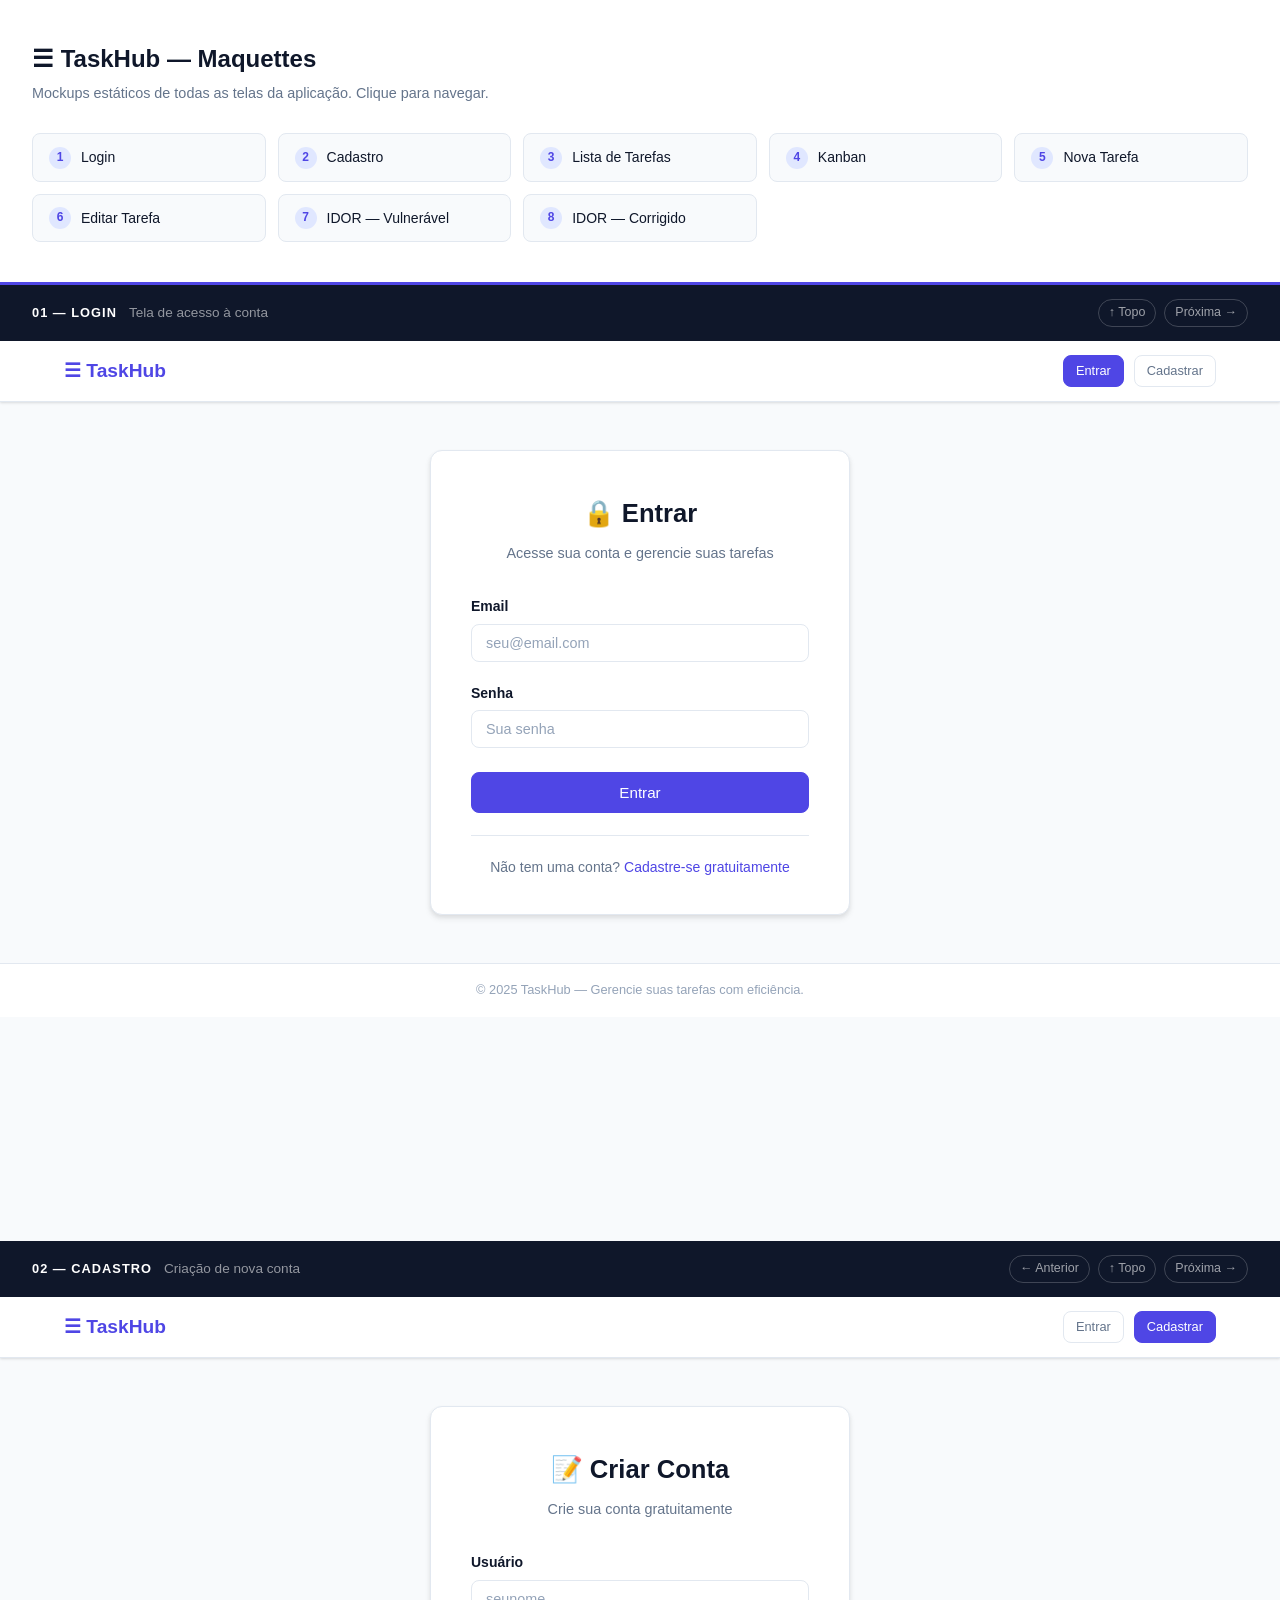
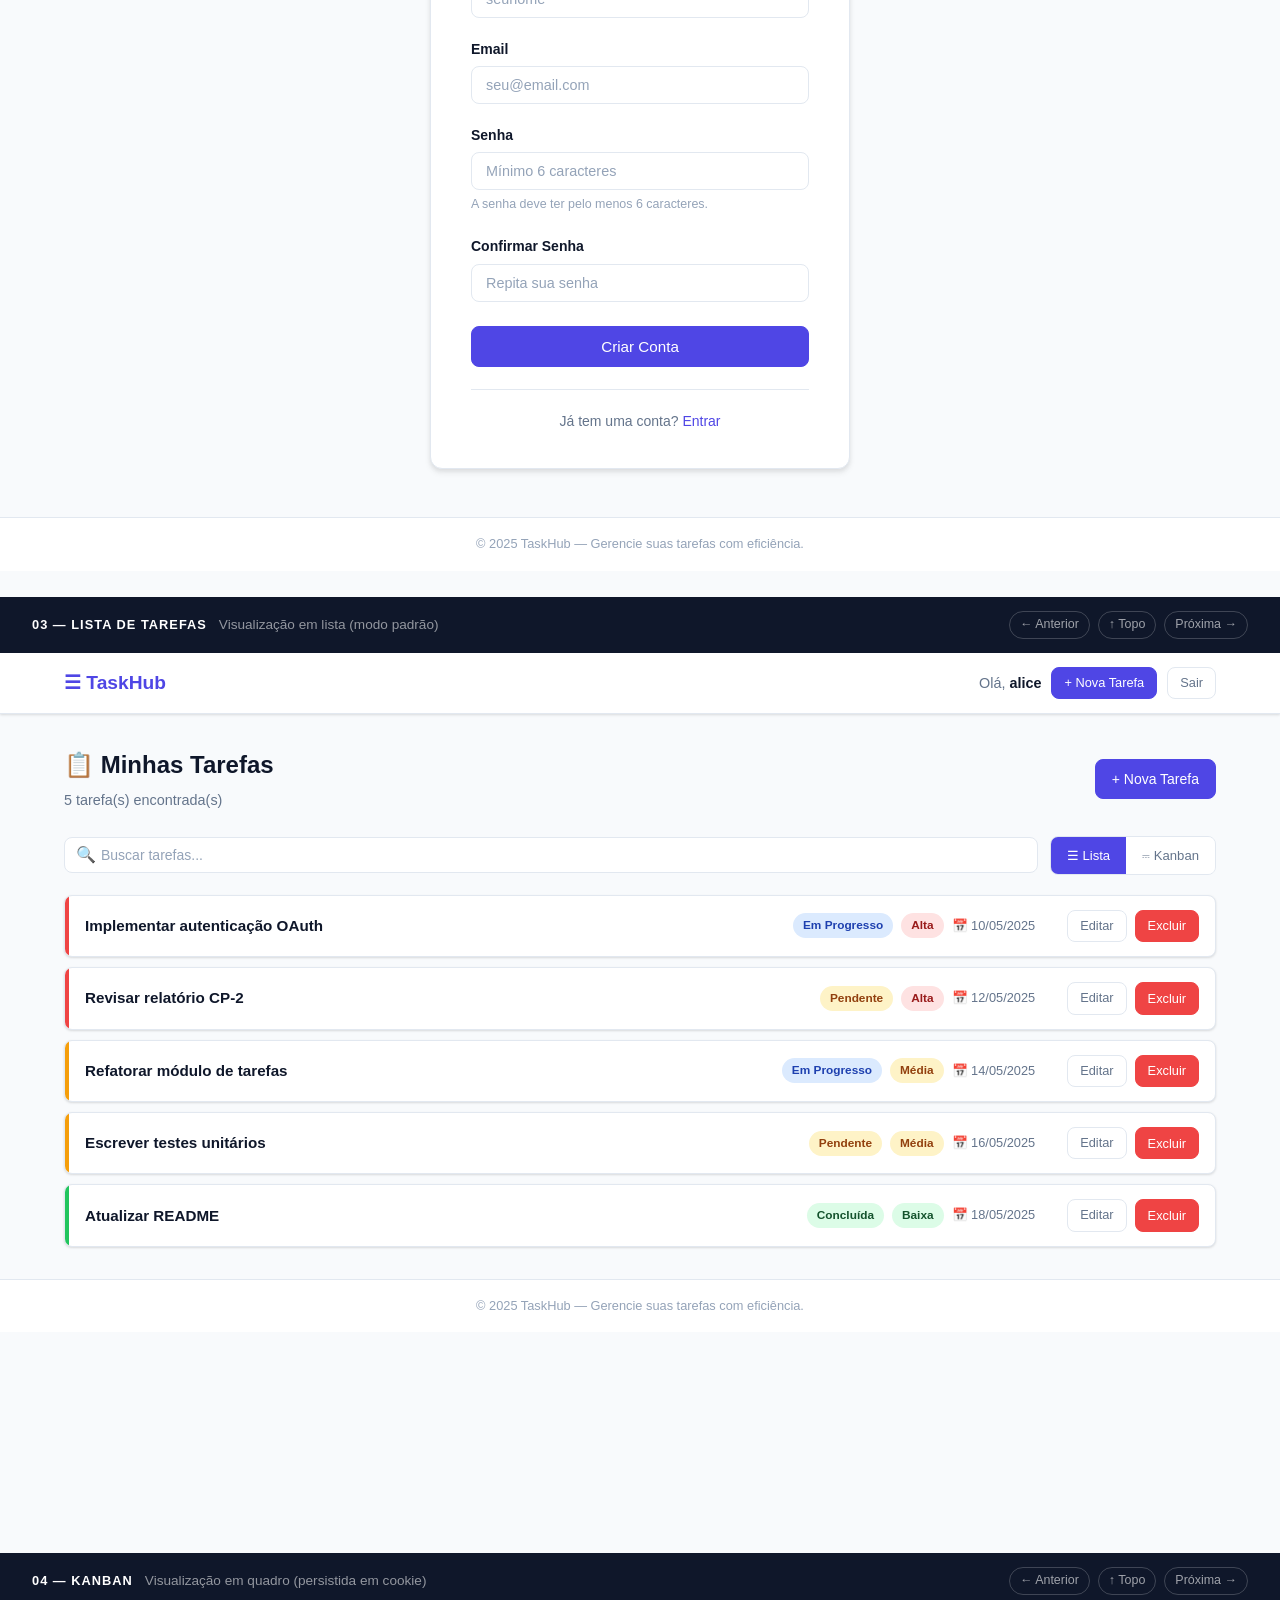
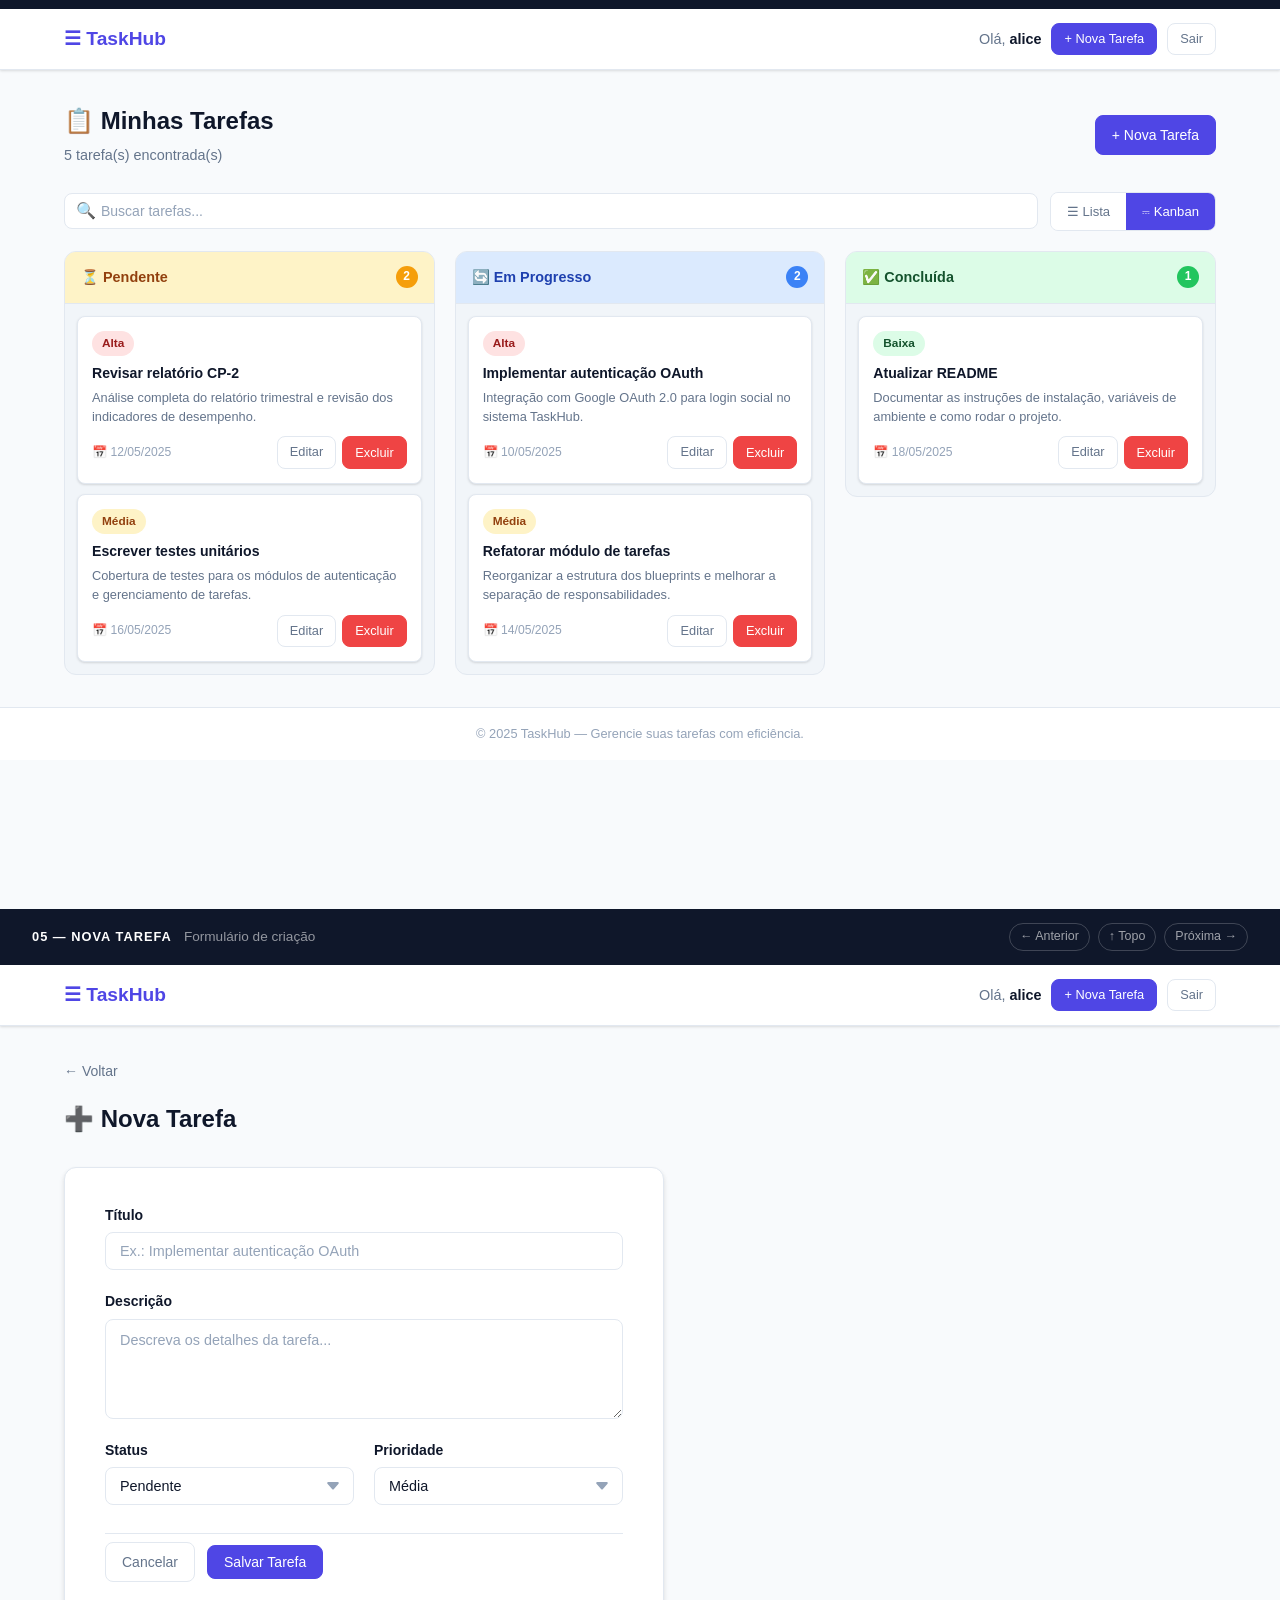
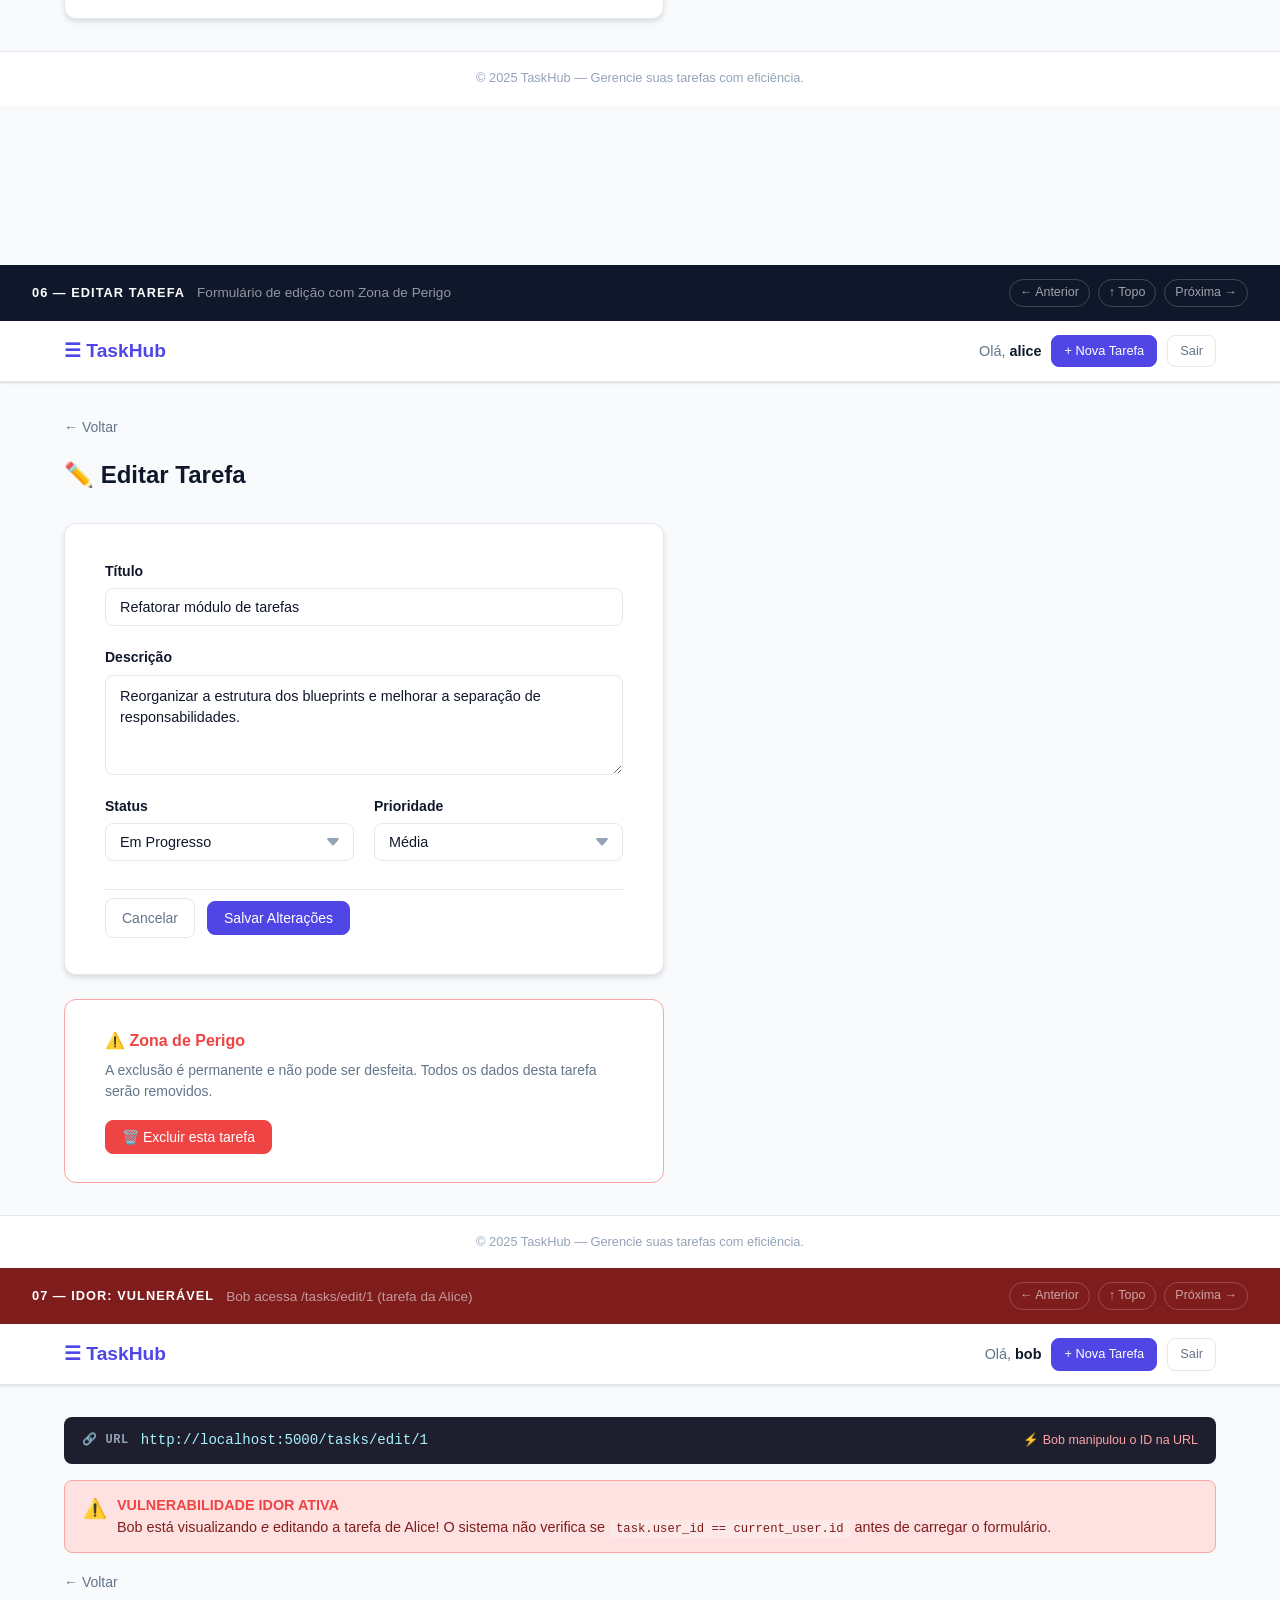
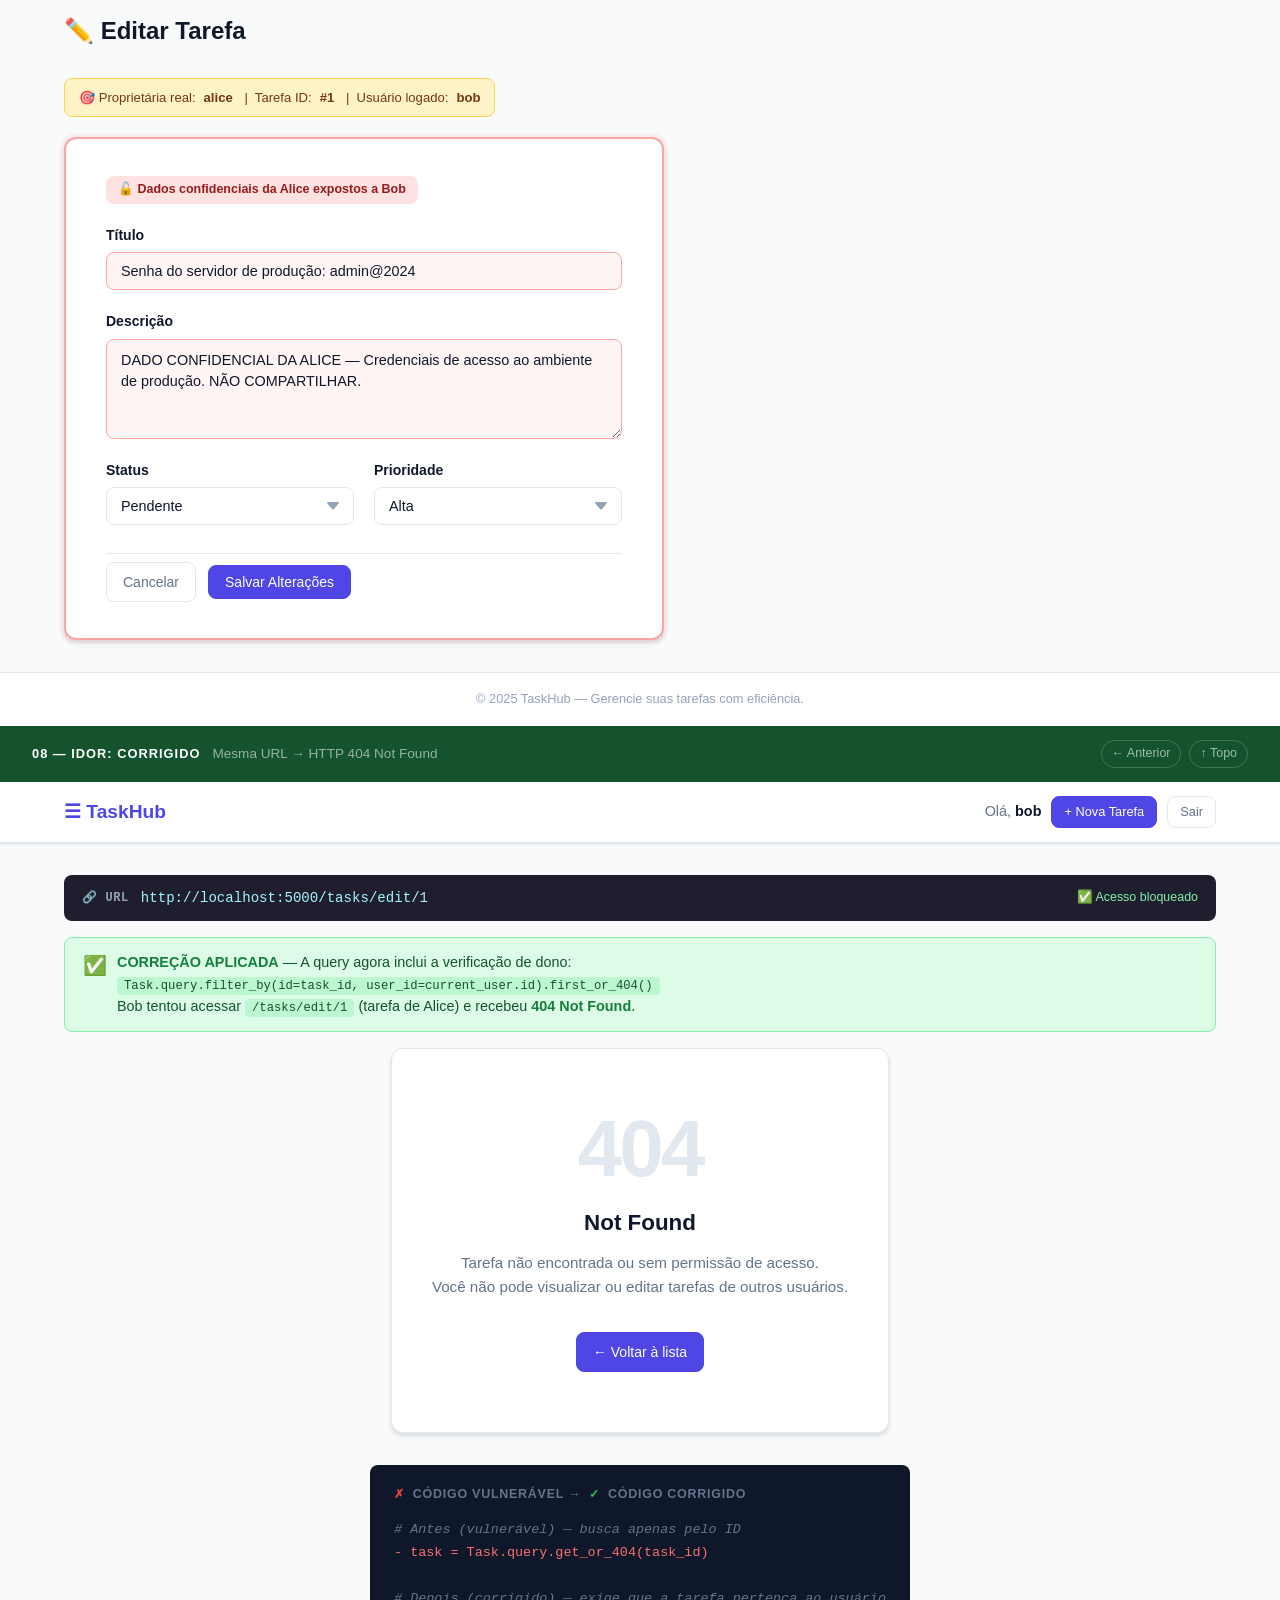
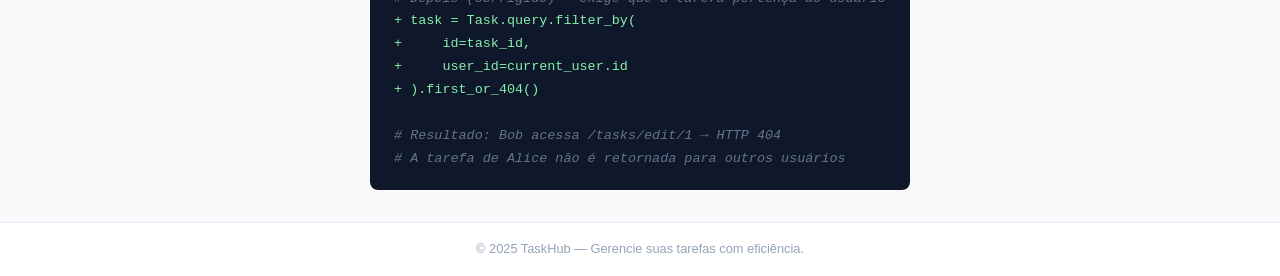
<file: maquettes/maquettes.html>
<!DOCTYPE html>
<html lang="pt-BR">
<head>
  <meta charset="UTF-8">
  <meta name="viewport" content="width=device-width, initial-scale=1.0">
  <title>TaskHub — Maquettes</title>
  <style>
    :root {
      --primary: #4f46e5; --primary-dark: #3730a3; --primary-light: #e0e7ff;
      --danger: #ef4444; --danger-light: #fee2e2;
      --success: #22c55e; --success-light: #dcfce7;
      --warning: #f59e0b; --warning-light: #fef3c7;
      --info: #3b82f6; --info-light: #dbeafe;
      --priority-high: #ef4444; --priority-medium: #f59e0b; --priority-low: #22c55e;
      --bg: #f8fafc; --surface: #ffffff; --surface-2: #f1f5f9;
      --border: #e2e8f0; --border-focus: #4f46e5;
      --text: #0f172a; --text-muted: #64748b; --text-light: #94a3b8;
      --radius: 8px; --radius-lg: 12px;
      --shadow: 0 1px 3px rgba(0,0,0,.08), 0 1px 2px rgba(0,0,0,.06);
      --shadow-md: 0 4px 6px rgba(0,0,0,.07), 0 2px 4px rgba(0,0,0,.06);
    }
    *, *::before, *::after { box-sizing: border-box; margin: 0; padding: 0; }
    html { scroll-behavior: smooth; }
    body {
      font-family: -apple-system, BlinkMacSystemFont, 'Segoe UI', Roboto, sans-serif;
      background: #e2e8f0;
      color: var(--text);
      line-height: 1.6;
    }

    /* ─── Section dividers ─── */
    .screen-label {
      background: var(--text);
      color: #fff;
      padding: 14px 32px;
      font-size: 0.8rem;
      font-weight: 700;
      letter-spacing: .08em;
      text-transform: uppercase;
      display: flex;
      align-items: center;
      gap: 12px;
      position: sticky;
      top: 0;
      z-index: 200;
    }
    .screen-label span { opacity: .55; font-weight: 400; text-transform: none; letter-spacing: 0; font-size: 0.85rem; }
    .screen-label .nav-pill {
      margin-left: auto;
      display: flex;
      gap: 8px;
    }
    .screen-label .nav-pill a {
      color: rgba(255,255,255,.6);
      font-size: 0.78rem;
      text-decoration: none;
      padding: 3px 10px;
      border: 1px solid rgba(255,255,255,.2);
      border-radius: 99px;
      transition: background .15s, color .15s;
      letter-spacing: 0;
      text-transform: none;
      font-weight: 500;
    }
    .screen-label .nav-pill a:hover { background: rgba(255,255,255,.15); color: #fff; }

    /* ─── TOC ─── */
    #toc {
      background: var(--surface);
      border-bottom: 3px solid var(--primary);
      padding: 40px 32px;
    }
    #toc h1 { font-size: 1.5rem; font-weight: 800; color: var(--text); margin-bottom: 4px; }
    #toc p  { color: var(--text-muted); font-size: 0.9rem; margin-bottom: 28px; }
    .toc-grid {
      display: grid;
      grid-template-columns: repeat(auto-fill, minmax(220px, 1fr));
      gap: 12px;
    }
    .toc-item {
      display: flex;
      align-items: center;
      gap: 10px;
      padding: 12px 16px;
      background: var(--bg);
      border: 1px solid var(--border);
      border-radius: var(--radius);
      text-decoration: none;
      color: var(--text);
      font-size: 0.875rem;
      font-weight: 500;
      transition: border-color .15s, box-shadow .15s;
    }
    .toc-item:hover { border-color: var(--primary); box-shadow: 0 0 0 3px rgba(79,70,229,.1); }
    .toc-num {
      background: var(--primary-light);
      color: var(--primary);
      font-size: 0.75rem;
      font-weight: 700;
      width: 22px; height: 22px;
      border-radius: 50%;
      display: flex; align-items: center; justify-content: center;
      flex-shrink: 0;
    }

    /* ─── Screen wrapper ─── */
    .screen {
      background: var(--bg);
      min-height: 100vh;
    }

    /* ══════════════════════════════
       SHARED COMPONENTS
    ══════════════════════════════ */

    /* Navbar */
    .s-nav {
      background: var(--surface);
      border-bottom: 1px solid var(--border);
      box-shadow: var(--shadow);
    }
    .s-nav-inner {
      max-width: 1200px; margin: 0 auto;
      padding: 0 24px; height: 60px;
      display: flex; align-items: center; justify-content: space-between;
    }
    .s-nav-brand { font-size: 1.2rem; font-weight: 700; color: var(--primary); text-decoration: none; }
    .s-nav-actions { display: flex; align-items: center; gap: 10px; }
    .s-nav-user { font-size: 0.9rem; color: var(--text-muted); }
    .s-nav-user strong { color: var(--text); }

    /* Buttons */
    .btn {
      display: inline-flex; align-items: center; gap: 6px;
      padding: 8px 16px; border-radius: var(--radius);
      font-size: 0.875rem; font-weight: 500;
      cursor: pointer; border: 1px solid transparent; text-decoration: none;
      transition: background .15s, color .15s;
    }
    .btn-primary { background: var(--primary); color: #fff; border-color: var(--primary); }
    .btn-primary:hover { background: var(--primary-dark); border-color: var(--primary-dark); }
    .btn-ghost { background: transparent; color: var(--text-muted); border-color: var(--border); }
    .btn-ghost:hover { background: var(--surface-2); color: var(--text); }
    .btn-danger { background: var(--danger); color: #fff; border-color: var(--danger); }
    .btn-danger:hover { background: #dc2626; }
    .btn-sm { padding: 5px 12px; font-size: 0.8rem; }
    .btn-block { width: 100%; justify-content: center; padding: 11px 16px; font-size: 0.95rem; }

    /* Main content area */
    .s-main { max-width: 1200px; margin: 0 auto; padding: 32px 24px; }
    .s-main-center { max-width: 1200px; margin: 0 auto; padding: 48px 24px; display: flex; align-items: center; justify-content: center; }

    /* Footer */
    .s-footer {
      background: var(--surface);
      border-top: 1px solid var(--border);
      padding: 16px 24px;
      text-align: center;
      font-size: 0.8rem;
      color: var(--text-light);
    }

    /* ─── Auth Card ─── */
    .auth-card {
      background: var(--surface);
      border: 1px solid var(--border);
      border-radius: var(--radius-lg);
      box-shadow: var(--shadow-md);
      padding: 42px 40px 36px;
      width: 100%; max-width: 420px;
    }
    .auth-card-header { text-align: center; margin-bottom: 30px; }
    .auth-card-header h2 { font-size: 1.6rem; font-weight: 700; }
    .auth-card-header p { margin-top: 8px; color: var(--text-muted); font-size: 0.9rem; }
    .auth-footer { text-align: center; margin-top: 22px; padding-top: 20px; border-top: 1px solid var(--border); font-size: 0.875rem; color: var(--text-muted); }
    .auth-footer a { color: var(--primary); font-weight: 500; text-decoration: none; }

    /* ─── Form ─── */
    .form-group { margin-bottom: 20px; }
    .form-group:last-child { margin-bottom: 0; }
    .form-label { display: block; margin-bottom: 6px; font-size: 0.875rem; font-weight: 600; color: var(--text); }
    .form-control {
      display: block; width: 100%;
      padding: 10px 14px;
      border: 1px solid var(--border); border-radius: var(--radius);
      font-size: 0.9rem; color: var(--text); background: var(--surface);
      outline: none; font-family: inherit;
      transition: border-color .15s, box-shadow .15s;
    }
    .form-control:focus { border-color: var(--border-focus); box-shadow: 0 0 0 3px rgba(79,70,229,.12); }
    .form-control::placeholder { color: var(--text-light); }
    textarea.form-control { resize: vertical; min-height: 100px; line-height: 1.5; }
    select.form-control {
      cursor: pointer; appearance: none;
      background-image: url("data:image/svg+xml,%3Csvg xmlns='http://www.w3.org/2000/svg' width='16' height='16' fill='%2394a3b8' viewBox='0 0 16 16'%3E%3Cpath d='M7.247 11.14L2.451 5.658C1.885 5.013 2.345 4 3.204 4h9.592a1 1 0 0 1 .753 1.659l-4.796 5.48a1 1 0 0 1-1.506 0z'/%3E%3C/svg%3E");
      background-repeat: no-repeat; background-position: right 12px center; padding-right: 36px;
    }
    .form-hint { margin-top: 5px; font-size: 0.78rem; color: var(--text-light); }
    .form-row { display: grid; grid-template-columns: 1fr 1fr; gap: 20px; }
    .form-actions { display: flex; align-items: center; gap: 12px; padding-top: 8px; margin-top: 8px; border-top: 1px solid var(--border); }
    .form-control.field-sensitive { border-color: #fca5a5; background: #fff5f5; }

    /* Form card */
    .form-card {
      background: var(--surface);
      border: 1px solid var(--border);
      border-radius: var(--radius-lg);
      box-shadow: var(--shadow-md);
      padding: 36px 40px;
      max-width: 600px;
    }
    .form-card.danger-border { border: 2px solid #fca5a5; box-shadow: 0 0 0 4px rgba(239,68,68,.06), var(--shadow-md); }
    .form-card-badge {
      display: inline-flex; align-items: center; gap: 6px;
      background: var(--danger-light); color: #991b1b;
      border-radius: var(--radius); padding: 4px 12px;
      font-size: 0.78rem; font-weight: 700;
      margin-bottom: 20px;
    }

    /* Page header */
    .page-header {
      display: flex; align-items: center; justify-content: space-between;
      margin-bottom: 24px; flex-wrap: wrap; gap: 12px;
    }
    .page-header h2 { font-size: 1.5rem; font-weight: 700; }
    .page-header p { margin-top: 4px; color: var(--text-muted); font-size: 0.9rem; }
    .back-link {
      display: inline-flex; align-items: center; gap: 6px;
      font-size: 0.875rem; color: var(--text-muted); text-decoration: none;
      margin-bottom: 18px; transition: color .15s;
    }
    .back-link:hover { color: var(--primary); }
    .page-title { font-size: 1.5rem; font-weight: 700; margin-bottom: 28px; }

    /* Toolbar */
    .toolbar { display: flex; align-items: center; gap: 12px; margin-bottom: 20px; flex-wrap: wrap; }
    .search-wrap { flex: 1; min-width: 200px; position: relative; }
    .search-input {
      width: 100%; padding: 9px 14px 9px 36px;
      border: 1px solid var(--border); border-radius: var(--radius);
      font-size: 0.875rem; background: var(--surface); color: var(--text);
      outline: none;
    }
    .search-input::placeholder { color: var(--text-light); }
    .search-icon { position: absolute; left: 12px; top: 50%; transform: translateY(-50%); color: var(--text-light); pointer-events: none; }
    .view-toggle { display: flex; border: 1px solid var(--border); border-radius: var(--radius); overflow: hidden; }
    .view-btn {
      padding: 8px 16px; font-size: 0.82rem; font-weight: 500;
      cursor: pointer; border: none; text-decoration: none;
      display: inline-flex; align-items: center; gap: 4px;
    }
    .view-btn.active { background: var(--primary); color: #fff; }
    .view-btn:not(.active) { background: var(--surface); color: var(--text-muted); }

    /* Badges */
    .badge {
      display: inline-flex; align-items: center;
      padding: 3px 10px; border-radius: 999px;
      font-size: 0.74rem; font-weight: 600;
    }
    .badge-pending   { background: var(--warning-light); color: #92400e; }
    .badge-progress  { background: var(--info-light);    color: #1e40af; }
    .badge-done      { background: var(--success-light); color: #14532d; }
    .badge-high      { background: var(--danger-light);  color: #991b1b; }
    .badge-medium    { background: var(--warning-light); color: #92400e; }
    .badge-low       { background: var(--success-light); color: #14532d; }

    /* Task list */
    .task-list { display: flex; flex-direction: column; gap: 10px; }
    .task-row {
      background: var(--surface);
      border: 1px solid var(--border); border-radius: var(--radius);
      box-shadow: var(--shadow);
      display: flex; align-items: center; overflow: hidden;
      transition: box-shadow .15s;
    }
    .task-row:hover { box-shadow: var(--shadow-md); }
    .task-priority-bar { width: 4px; align-self: stretch; flex-shrink: 0; }
    .task-body { flex: 1; padding: 14px 16px; display: flex; align-items: center; gap: 16px; flex-wrap: wrap; }
    .task-title { font-weight: 600; font-size: 0.95rem; flex: 1; min-width: 180px; }
    .task-meta { display: flex; align-items: center; gap: 8px; flex-wrap: wrap; }
    .task-date { font-size: 0.8rem; color: var(--text-muted); white-space: nowrap; }
    .task-actions { display: flex; gap: 8px; padding: 14px 16px; flex-shrink: 0; }

    /* Kanban */
    .kanban-board { display: grid; grid-template-columns: repeat(3, 1fr); gap: 20px; align-items: start; }
    .kanban-col { background: var(--surface-2); border: 1px solid var(--border); border-radius: var(--radius-lg); overflow: hidden; }
    .kanban-col-header {
      padding: 14px 16px;
      display: flex; align-items: center; justify-content: space-between;
      border-bottom: 1px solid var(--border);
    }
    .kanban-col-header h3 { font-size: 0.9rem; font-weight: 700; }
    .col-count { display: inline-flex; align-items: center; justify-content: center; width: 22px; height: 22px; border-radius: 999px; font-size: 0.75rem; font-weight: 700; }
    .col-pending .kanban-col-header { background: var(--warning-light); } .col-pending h3 { color: #92400e; } .col-pending .col-count { background: var(--warning); color: #fff; }
    .col-progress .kanban-col-header { background: var(--info-light); } .col-progress h3 { color: #1e40af; } .col-progress .col-count { background: var(--info); color: #fff; }
    .col-done .kanban-col-header { background: var(--success-light); } .col-done h3 { color: #14532d; } .col-done .col-count { background: var(--success); color: #fff; }
    .kanban-cards { padding: 12px; display: flex; flex-direction: column; gap: 10px; }
    .kanban-card { background: var(--surface); border: 1px solid var(--border); border-radius: var(--radius); box-shadow: var(--shadow); padding: 14px; transition: box-shadow .15s; }
    .kanban-card:hover { box-shadow: var(--shadow-md); }
    .kanban-card-top { display: flex; align-items: center; justify-content: space-between; margin-bottom: 8px; }
    .kanban-card-title { font-size: 0.88rem; font-weight: 600; margin-bottom: 6px; line-height: 1.4; }
    .kanban-card-desc { font-size: 0.8rem; color: var(--text-muted); line-height: 1.45; margin-bottom: 10px; }
    .kanban-card-footer { display: flex; align-items: center; justify-content: space-between; flex-wrap: wrap; gap: 8px; }
    .kanban-card-date { font-size: 0.76rem; color: var(--text-light); }
    .kanban-card-actions { display: flex; gap: 6px; }

    /* Danger zone */
    .danger-zone { background: var(--surface); border: 1px solid #fca5a5; border-radius: var(--radius-lg); padding: 28px 40px; max-width: 600px; margin-top: 24px; }
    .danger-zone-title { font-size: 1rem; font-weight: 700; color: var(--danger); margin-bottom: 6px; display: flex; align-items: center; gap: 8px; }
    .danger-zone-desc { font-size: 0.875rem; color: var(--text-muted); margin-bottom: 18px; line-height: 1.5; }

    /* IDOR banners */
    .banner { border-radius: var(--radius); padding: 14px 18px; margin-bottom: 16px; font-size: 0.9rem; display: flex; align-items: flex-start; gap: 10px; line-height: 1.5; }
    .banner-danger { background: var(--danger-light); border: 1px solid #fca5a5; color: #7f1d1d; }
    .banner-danger strong { color: var(--danger); }
    .banner-success { background: var(--success-light); border: 1px solid #86efac; color: #14532d; }
    .banner-success strong { color: #15803d; }
    .banner code { padding: 2px 7px; border-radius: 4px; font-size: 0.85em; font-family: 'Courier New', monospace; }
    .banner-danger code { background: #fde8e8; }
    .banner-success code { background: #bbf7d0; color: #14532d; }

    /* URL bar */
    .url-bar { background: #1e1e2e; border-radius: var(--radius); padding: 12px 18px; margin-bottom: 16px; display: flex; align-items: center; gap: 12px; font-family: 'Courier New', monospace; }
    .url-bar-label { font-size: 0.75rem; font-weight: 700; color: #94a3b8; text-transform: uppercase; letter-spacing: .05em; white-space: nowrap; }
    .url-bar-url { font-size: 0.88rem; color: #a5f3fc; flex: 1; }
    .url-bar-note { font-size: 0.78rem; white-space: nowrap; font-family: -apple-system, sans-serif; }
    .url-bar-note.bad  { color: #fca5a5; }
    .url-bar-note.good { color: #86efac; }

    /* Victim badge */
    .victim-badge { display: inline-flex; align-items: center; gap: 8px; background: #fef3c7; border: 1px solid #fcd34d; border-radius: var(--radius); padding: 8px 14px; font-size: 0.82rem; color: #78350f; margin-bottom: 20px; font-weight: 500; }

    /* 404 */
    .error-card { background: var(--surface); border: 1px solid var(--border); border-radius: var(--radius-lg); box-shadow: var(--shadow-md); padding: 60px 40px; max-width: 520px; text-align: center; }
    .error-code { font-size: 5rem; font-weight: 800; color: var(--border); line-height: 1; margin-bottom: 16px; letter-spacing: -3px; }
    .error-title { font-size: 1.4rem; font-weight: 700; margin-bottom: 10px; }
    .error-desc { font-size: 0.95rem; color: var(--text-muted); line-height: 1.6; margin-bottom: 32px; }

    /* Code block */
    .code-block { background: #0f172a; border-radius: var(--radius); padding: 20px 24px; max-width: 600px; margin-top: 32px; }
    .code-block-title { font-size: 0.78rem; font-weight: 600; text-transform: uppercase; color: #64748b; letter-spacing: .06em; margin-bottom: 14px; display: flex; align-items: center; gap: 8px; }
    .code-block pre { font-family: 'Courier New', monospace; font-size: 0.84rem; line-height: 1.7; color: #e2e8f0; white-space: pre-wrap; }
    .code-before { color: #f87171; }
    .code-after  { color: #86efac; }
    .code-comment { color: #64748b; font-style: italic; }

    /* Layout helpers */
    .flex-col-center { display: flex; flex-direction: column; align-items: center; }
    .mt-4 { margin-top: 32px; }

    @media (max-width: 768px) {
      .kanban-board { grid-template-columns: 1fr; }
      .form-row { grid-template-columns: 1fr; }
      .s-nav-user { display: none; }
      .page-header { flex-direction: column; align-items: flex-start; }
      .toolbar { flex-direction: column; align-items: stretch; }
      .task-body { flex-direction: column; align-items: flex-start; gap: 8px; }
      .task-actions { padding: 10px 16px 14px; }
      .auth-card { padding: 28px 20px 24px; }
      .form-card, .danger-zone { padding: 24px 20px; }
      .error-card { padding: 40px 20px; }
      .url-bar { flex-direction: column; align-items: flex-start; }
      .toc-grid { grid-template-columns: 1fr 1fr; }
    }
  </style>
</head>
<body>

<!-- ══════════════════════════════
     TABLE OF CONTENTS
══════════════════════════════ -->
<div id="toc">
  <h1>☰ TaskHub — Maquettes</h1>
  <p>Mockups estáticos de todas as telas da aplicação. Clique para navegar.</p>
  <div class="toc-grid">
    <a href="#s1" class="toc-item"><span class="toc-num">1</span> Login</a>
    <a href="#s2" class="toc-item"><span class="toc-num">2</span> Cadastro</a>
    <a href="#s3" class="toc-item"><span class="toc-num">3</span> Lista de Tarefas</a>
    <a href="#s4" class="toc-item"><span class="toc-num">4</span> Kanban</a>
    <a href="#s5" class="toc-item"><span class="toc-num">5</span> Nova Tarefa</a>
    <a href="#s6" class="toc-item"><span class="toc-num">6</span> Editar Tarefa</a>
    <a href="#s7" class="toc-item"><span class="toc-num">7</span> IDOR — Vulnerável</a>
    <a href="#s8" class="toc-item"><span class="toc-num">8</span> IDOR — Corrigido</a>
  </div>
</div>


<!-- ══════════════════════════════
     TELA 1 — LOGIN
══════════════════════════════ -->
<div id="s1">
  <div class="screen-label">
    01 — Login
    <span>Tela de acesso à conta</span>
    <div class="nav-pill">
      <a href="#toc">↑ Topo</a>
      <a href="#s2">Próxima →</a>
    </div>
  </div>
  <div class="screen">
    <div class="s-nav">
      <div class="s-nav-inner">
        <a class="s-nav-brand">☰ TaskHub</a>
        <div class="s-nav-actions">
          <a class="btn btn-primary btn-sm">Entrar</a>
          <a class="btn btn-ghost btn-sm">Cadastrar</a>
        </div>
      </div>
    </div>
    <div class="s-main-center">
      <div class="auth-card">
        <div class="auth-card-header">
          <h2>🔒 Entrar</h2>
          <p>Acesse sua conta e gerencie suas tarefas</p>
        </div>
        <div class="form-group">
          <label class="form-label">Email</label>
          <input type="email" class="form-control" placeholder="seu@email.com">
        </div>
        <div class="form-group">
          <label class="form-label">Senha</label>
          <input type="password" class="form-control" placeholder="Sua senha">
        </div>
        <div style="margin-top:24px;">
          <button class="btn btn-primary btn-block">Entrar</button>
        </div>
        <div class="auth-footer">
          Não tem uma conta? <a href="#s2">Cadastre-se gratuitamente</a>
        </div>
      </div>
    </div>
    <div class="s-footer">© 2025 TaskHub — Gerencie suas tarefas com eficiência.</div>
  </div>
</div>


<!-- ══════════════════════════════
     TELA 2 — CADASTRO
══════════════════════════════ -->
<div id="s2">
  <div class="screen-label">
    02 — Cadastro
    <span>Criação de nova conta</span>
    <div class="nav-pill">
      <a href="#s1">← Anterior</a>
      <a href="#toc">↑ Topo</a>
      <a href="#s3">Próxima →</a>
    </div>
  </div>
  <div class="screen">
    <div class="s-nav">
      <div class="s-nav-inner">
        <a class="s-nav-brand">☰ TaskHub</a>
        <div class="s-nav-actions">
          <a class="btn btn-ghost btn-sm">Entrar</a>
          <a class="btn btn-primary btn-sm">Cadastrar</a>
        </div>
      </div>
    </div>
    <div class="s-main-center">
      <div class="auth-card">
        <div class="auth-card-header">
          <h2>📝 Criar Conta</h2>
          <p>Crie sua conta gratuitamente</p>
        </div>
        <div class="form-group">
          <label class="form-label">Usuário</label>
          <input type="text" class="form-control" placeholder="seunome">
        </div>
        <div class="form-group">
          <label class="form-label">Email</label>
          <input type="email" class="form-control" placeholder="seu@email.com">
        </div>
        <div class="form-group">
          <label class="form-label">Senha</label>
          <input type="password" class="form-control" placeholder="Mínimo 6 caracteres">
          <p class="form-hint">A senha deve ter pelo menos 6 caracteres.</p>
        </div>
        <div class="form-group">
          <label class="form-label">Confirmar Senha</label>
          <input type="password" class="form-control" placeholder="Repita sua senha">
        </div>
        <div style="margin-top:24px;">
          <button class="btn btn-primary btn-block">Criar Conta</button>
        </div>
        <div class="auth-footer">
          Já tem uma conta? <a href="#s1">Entrar</a>
        </div>
      </div>
    </div>
    <div class="s-footer">© 2025 TaskHub — Gerencie suas tarefas com eficiência.</div>
  </div>
</div>


<!-- ══════════════════════════════
     TELA 3 — LISTA DE TAREFAS
══════════════════════════════ -->
<div id="s3">
  <div class="screen-label">
    03 — Lista de Tarefas
    <span>Visualização em lista (modo padrão)</span>
    <div class="nav-pill">
      <a href="#s2">← Anterior</a>
      <a href="#toc">↑ Topo</a>
      <a href="#s4">Próxima →</a>
    </div>
  </div>
  <div class="screen">
    <div class="s-nav">
      <div class="s-nav-inner">
        <a class="s-nav-brand">☰ TaskHub</a>
        <div class="s-nav-actions">
          <span class="s-nav-user">Olá, <strong>alice</strong></span>
          <a class="btn btn-primary btn-sm">+ Nova Tarefa</a>
          <a class="btn btn-ghost btn-sm">Sair</a>
        </div>
      </div>
    </div>
    <div class="s-main">
      <div class="page-header">
        <div>
          <h2>📋 Minhas Tarefas</h2>
          <p>5 tarefa(s) encontrada(s)</p>
        </div>
        <a class="btn btn-primary">+ Nova Tarefa</a>
      </div>
      <div class="toolbar">
        <div class="search-wrap">
          <span class="search-icon">🔍</span>
          <input type="search" class="search-input" placeholder="Buscar tarefas...">
        </div>
        <div class="view-toggle">
          <button class="view-btn active">☰ Lista</button>
          <a href="#s4" class="view-btn">⎓ Kanban</a>
        </div>
      </div>
      <div class="task-list">
        <!-- 1 -->
        <div class="task-row">
          <div class="task-priority-bar" style="background:var(--priority-high)"></div>
          <div class="task-body">
            <span class="task-title">Implementar autenticação OAuth</span>
            <div class="task-meta">
              <span class="badge badge-progress">Em Progresso</span>
              <span class="badge badge-high">Alta</span>
              <span class="task-date">📅 10/05/2025</span>
            </div>
          </div>
          <div class="task-actions">
            <a class="btn btn-ghost btn-sm">Editar</a>
            <button class="btn btn-danger btn-sm">Excluir</button>
          </div>
        </div>
        <!-- 2 -->
        <div class="task-row">
          <div class="task-priority-bar" style="background:var(--priority-high)"></div>
          <div class="task-body">
            <span class="task-title">Revisar relatório CP-2</span>
            <div class="task-meta">
              <span class="badge badge-pending">Pendente</span>
              <span class="badge badge-high">Alta</span>
              <span class="task-date">📅 12/05/2025</span>
            </div>
          </div>
          <div class="task-actions">
            <a class="btn btn-ghost btn-sm">Editar</a>
            <button class="btn btn-danger btn-sm">Excluir</button>
          </div>
        </div>
        <!-- 3 -->
        <div class="task-row">
          <div class="task-priority-bar" style="background:var(--priority-medium)"></div>
          <div class="task-body">
            <span class="task-title">Refatorar módulo de tarefas</span>
            <div class="task-meta">
              <span class="badge badge-progress">Em Progresso</span>
              <span class="badge badge-medium">Média</span>
              <span class="task-date">📅 14/05/2025</span>
            </div>
          </div>
          <div class="task-actions">
            <a class="btn btn-ghost btn-sm">Editar</a>
            <button class="btn btn-danger btn-sm">Excluir</button>
          </div>
        </div>
        <!-- 4 -->
        <div class="task-row">
          <div class="task-priority-bar" style="background:var(--priority-medium)"></div>
          <div class="task-body">
            <span class="task-title">Escrever testes unitários</span>
            <div class="task-meta">
              <span class="badge badge-pending">Pendente</span>
              <span class="badge badge-medium">Média</span>
              <span class="task-date">📅 16/05/2025</span>
            </div>
          </div>
          <div class="task-actions">
            <a class="btn btn-ghost btn-sm">Editar</a>
            <button class="btn btn-danger btn-sm">Excluir</button>
          </div>
        </div>
        <!-- 5 -->
        <div class="task-row">
          <div class="task-priority-bar" style="background:var(--priority-low)"></div>
          <div class="task-body">
            <span class="task-title">Atualizar README</span>
            <div class="task-meta">
              <span class="badge badge-done">Concluída</span>
              <span class="badge badge-low">Baixa</span>
              <span class="task-date">📅 18/05/2025</span>
            </div>
          </div>
          <div class="task-actions">
            <a class="btn btn-ghost btn-sm">Editar</a>
            <button class="btn btn-danger btn-sm">Excluir</button>
          </div>
        </div>
      </div>
    </div>
    <div class="s-footer">© 2025 TaskHub — Gerencie suas tarefas com eficiência.</div>
  </div>
</div>


<!-- ══════════════════════════════
     TELA 4 — KANBAN
══════════════════════════════ -->
<div id="s4">
  <div class="screen-label">
    04 — Kanban
    <span>Visualização em quadro (persistida em cookie)</span>
    <div class="nav-pill">
      <a href="#s3">← Anterior</a>
      <a href="#toc">↑ Topo</a>
      <a href="#s5">Próxima →</a>
    </div>
  </div>
  <div class="screen">
    <div class="s-nav">
      <div class="s-nav-inner">
        <a class="s-nav-brand">☰ TaskHub</a>
        <div class="s-nav-actions">
          <span class="s-nav-user">Olá, <strong>alice</strong></span>
          <a class="btn btn-primary btn-sm">+ Nova Tarefa</a>
          <a class="btn btn-ghost btn-sm">Sair</a>
        </div>
      </div>
    </div>
    <div class="s-main">
      <div class="page-header">
        <div>
          <h2>📋 Minhas Tarefas</h2>
          <p>5 tarefa(s) encontrada(s)</p>
        </div>
        <a class="btn btn-primary">+ Nova Tarefa</a>
      </div>
      <div class="toolbar">
        <div class="search-wrap">
          <span class="search-icon">🔍</span>
          <input type="search" class="search-input" placeholder="Buscar tarefas...">
        </div>
        <div class="view-toggle">
          <a href="#s3" class="view-btn">☰ Lista</a>
          <button class="view-btn active">⎓ Kanban</button>
        </div>
      </div>
      <div class="kanban-board">
        <!-- Pendente -->
        <div class="kanban-col col-pending">
          <div class="kanban-col-header">
            <h3>⏳ Pendente</h3>
            <span class="col-count">2</span>
          </div>
          <div class="kanban-cards">
            <div class="kanban-card">
              <div class="kanban-card-top"><span class="badge badge-high">Alta</span></div>
              <div class="kanban-card-title">Revisar relatório CP-2</div>
              <div class="kanban-card-desc">Análise completa do relatório trimestral e revisão dos indicadores de desempenho.</div>
              <div class="kanban-card-footer">
                <span class="kanban-card-date">📅 12/05/2025</span>
                <div class="kanban-card-actions">
                  <a class="btn btn-ghost btn-sm">Editar</a>
                  <button class="btn btn-danger btn-sm">Excluir</button>
                </div>
              </div>
            </div>
            <div class="kanban-card">
              <div class="kanban-card-top"><span class="badge badge-medium">Média</span></div>
              <div class="kanban-card-title">Escrever testes unitários</div>
              <div class="kanban-card-desc">Cobertura de testes para os módulos de autenticação e gerenciamento de tarefas.</div>
              <div class="kanban-card-footer">
                <span class="kanban-card-date">📅 16/05/2025</span>
                <div class="kanban-card-actions">
                  <a class="btn btn-ghost btn-sm">Editar</a>
                  <button class="btn btn-danger btn-sm">Excluir</button>
                </div>
              </div>
            </div>
          </div>
        </div>
        <!-- Em Progresso -->
        <div class="kanban-col col-progress">
          <div class="kanban-col-header">
            <h3>🔄 Em Progresso</h3>
            <span class="col-count">2</span>
          </div>
          <div class="kanban-cards">
            <div class="kanban-card">
              <div class="kanban-card-top"><span class="badge badge-high">Alta</span></div>
              <div class="kanban-card-title">Implementar autenticação OAuth</div>
              <div class="kanban-card-desc">Integração com Google OAuth 2.0 para login social no sistema TaskHub.</div>
              <div class="kanban-card-footer">
                <span class="kanban-card-date">📅 10/05/2025</span>
                <div class="kanban-card-actions">
                  <a class="btn btn-ghost btn-sm">Editar</a>
                  <button class="btn btn-danger btn-sm">Excluir</button>
                </div>
              </div>
            </div>
            <div class="kanban-card">
              <div class="kanban-card-top"><span class="badge badge-medium">Média</span></div>
              <div class="kanban-card-title">Refatorar módulo de tarefas</div>
              <div class="kanban-card-desc">Reorganizar a estrutura dos blueprints e melhorar a separação de responsabilidades.</div>
              <div class="kanban-card-footer">
                <span class="kanban-card-date">📅 14/05/2025</span>
                <div class="kanban-card-actions">
                  <a class="btn btn-ghost btn-sm">Editar</a>
                  <button class="btn btn-danger btn-sm">Excluir</button>
                </div>
              </div>
            </div>
          </div>
        </div>
        <!-- Concluída -->
        <div class="kanban-col col-done">
          <div class="kanban-col-header">
            <h3>✅ Concluída</h3>
            <span class="col-count">1</span>
          </div>
          <div class="kanban-cards">
            <div class="kanban-card">
              <div class="kanban-card-top"><span class="badge badge-low">Baixa</span></div>
              <div class="kanban-card-title">Atualizar README</div>
              <div class="kanban-card-desc">Documentar as instruções de instalação, variáveis de ambiente e como rodar o projeto.</div>
              <div class="kanban-card-footer">
                <span class="kanban-card-date">📅 18/05/2025</span>
                <div class="kanban-card-actions">
                  <a class="btn btn-ghost btn-sm">Editar</a>
                  <button class="btn btn-danger btn-sm">Excluir</button>
                </div>
              </div>
            </div>
          </div>
        </div>
      </div>
    </div>
    <div class="s-footer">© 2025 TaskHub — Gerencie suas tarefas com eficiência.</div>
  </div>
</div>


<!-- ══════════════════════════════
     TELA 5 — NOVA TAREFA
══════════════════════════════ -->
<div id="s5">
  <div class="screen-label">
    05 — Nova Tarefa
    <span>Formulário de criação</span>
    <div class="nav-pill">
      <a href="#s4">← Anterior</a>
      <a href="#toc">↑ Topo</a>
      <a href="#s6">Próxima →</a>
    </div>
  </div>
  <div class="screen">
    <div class="s-nav">
      <div class="s-nav-inner">
        <a class="s-nav-brand">☰ TaskHub</a>
        <div class="s-nav-actions">
          <span class="s-nav-user">Olá, <strong>alice</strong></span>
          <a class="btn btn-primary btn-sm">+ Nova Tarefa</a>
          <a class="btn btn-ghost btn-sm">Sair</a>
        </div>
      </div>
    </div>
    <div class="s-main">
      <a href="#s3" class="back-link">← Voltar</a>
      <div class="page-title">➕ Nova Tarefa</div>
      <div class="form-card">
        <div class="form-group">
          <label class="form-label">Título</label>
          <input type="text" class="form-control" placeholder="Ex.: Implementar autenticação OAuth">
        </div>
        <div class="form-group">
          <label class="form-label">Descrição</label>
          <textarea class="form-control" placeholder="Descreva os detalhes da tarefa..."></textarea>
        </div>
        <div class="form-row">
          <div class="form-group" style="margin-bottom:0">
            <label class="form-label">Status</label>
            <select class="form-control">
              <option selected>Pendente</option>
              <option>Em Progresso</option>
              <option>Concluída</option>
            </select>
          </div>
          <div class="form-group" style="margin-bottom:0">
            <label class="form-label">Prioridade</label>
            <select class="form-control">
              <option>Baixa</option>
              <option selected>Média</option>
              <option>Alta</option>
            </select>
          </div>
        </div>
        <div style="margin-top:28px">
          <div class="form-actions">
            <a class="btn btn-ghost">Cancelar</a>
            <button class="btn btn-primary">Salvar Tarefa</button>
          </div>
        </div>
      </div>
    </div>
    <div class="s-footer">© 2025 TaskHub — Gerencie suas tarefas com eficiência.</div>
  </div>
</div>


<!-- ══════════════════════════════
     TELA 6 — EDITAR TAREFA
══════════════════════════════ -->
<div id="s6">
  <div class="screen-label">
    06 — Editar Tarefa
    <span>Formulário de edição com Zona de Perigo</span>
    <div class="nav-pill">
      <a href="#s5">← Anterior</a>
      <a href="#toc">↑ Topo</a>
      <a href="#s7">Próxima →</a>
    </div>
  </div>
  <div class="screen">
    <div class="s-nav">
      <div class="s-nav-inner">
        <a class="s-nav-brand">☰ TaskHub</a>
        <div class="s-nav-actions">
          <span class="s-nav-user">Olá, <strong>alice</strong></span>
          <a class="btn btn-primary btn-sm">+ Nova Tarefa</a>
          <a class="btn btn-ghost btn-sm">Sair</a>
        </div>
      </div>
    </div>
    <div class="s-main">
      <a href="#s3" class="back-link">← Voltar</a>
      <div class="page-title">✏️ Editar Tarefa</div>
      <div class="form-card">
        <div class="form-group">
          <label class="form-label">Título</label>
          <input type="text" class="form-control" value="Refatorar módulo de tarefas">
        </div>
        <div class="form-group">
          <label class="form-label">Descrição</label>
          <textarea class="form-control">Reorganizar a estrutura dos blueprints e melhorar a separação de responsabilidades.</textarea>
        </div>
        <div class="form-row">
          <div class="form-group" style="margin-bottom:0">
            <label class="form-label">Status</label>
            <select class="form-control">
              <option>Pendente</option>
              <option selected>Em Progresso</option>
              <option>Concluída</option>
            </select>
          </div>
          <div class="form-group" style="margin-bottom:0">
            <label class="form-label">Prioridade</label>
            <select class="form-control">
              <option>Baixa</option>
              <option selected>Média</option>
              <option>Alta</option>
            </select>
          </div>
        </div>
        <div style="margin-top:28px">
          <div class="form-actions">
            <a class="btn btn-ghost">Cancelar</a>
            <button class="btn btn-primary">Salvar Alterações</button>
          </div>
        </div>
      </div>
      <div class="danger-zone">
        <div class="danger-zone-title">⚠️ Zona de Perigo</div>
        <div class="danger-zone-desc">A exclusão é permanente e não pode ser desfeita. Todos os dados desta tarefa serão removidos.</div>
        <button class="btn btn-danger">🗑️ Excluir esta tarefa</button>
      </div>
    </div>
    <div class="s-footer">© 2025 TaskHub — Gerencie suas tarefas com eficiência.</div>
  </div>
</div>


<!-- ══════════════════════════════
     TELA 7 — IDOR VULNERÁVEL
══════════════════════════════ -->
<div id="s7">
  <div class="screen-label" style="background:#7f1d1d">
    07 — IDOR: Vulnerável
    <span>Bob acessa /tasks/edit/1 (tarefa da Alice)</span>
    <div class="nav-pill">
      <a href="#s6">← Anterior</a>
      <a href="#toc">↑ Topo</a>
      <a href="#s8">Próxima →</a>
    </div>
  </div>
  <div class="screen">
    <div class="s-nav">
      <div class="s-nav-inner">
        <a class="s-nav-brand">☰ TaskHub</a>
        <div class="s-nav-actions">
          <span class="s-nav-user">Olá, <strong>bob</strong></span>
          <a class="btn btn-primary btn-sm">+ Nova Tarefa</a>
          <a class="btn btn-ghost btn-sm">Sair</a>
        </div>
      </div>
    </div>
    <div class="s-main">
      <div class="url-bar">
        <span class="url-bar-label">🔗 URL</span>
        <span class="url-bar-url">http://localhost:5000/tasks/edit/1</span>
        <span class="url-bar-note bad">⚡ Bob manipulou o ID na URL</span>
      </div>
      <div class="banner banner-danger">
        <span style="font-size:1.2rem">⚠️</span>
        <div>
          <strong>VULNERABILIDADE IDOR ATIVA</strong><br>
          Bob está visualizando <em>e</em> editando a tarefa de Alice! O sistema não verifica se
          <code>task.user_id == current_user.id</code> antes de carregar o formulário.
        </div>
      </div>
      <a href="#s3" class="back-link">← Voltar</a>
      <div class="page-title">✏️ Editar Tarefa</div>
      <div class="victim-badge">🎯 Proprietária real: <strong>alice</strong> &nbsp;|&nbsp; Tarefa ID: <strong>#1</strong> &nbsp;|&nbsp; Usuário logado: <strong>bob</strong></div>
      <div class="form-card danger-border">
        <div class="form-card-badge">🔓 Dados confidenciais da Alice expostos a Bob</div>
        <div class="form-group">
          <label class="form-label">Título</label>
          <input type="text" class="form-control field-sensitive" value="Senha do servidor de produção: admin@2024">
        </div>
        <div class="form-group">
          <label class="form-label">Descrição</label>
          <textarea class="form-control field-sensitive">DADO CONFIDENCIAL DA ALICE — Credenciais de acesso ao ambiente de produção. NÃO COMPARTILHAR.</textarea>
        </div>
        <div class="form-row">
          <div class="form-group" style="margin-bottom:0">
            <label class="form-label">Status</label>
            <select class="form-control">
              <option selected>Pendente</option>
              <option>Em Progresso</option>
              <option>Concluída</option>
            </select>
          </div>
          <div class="form-group" style="margin-bottom:0">
            <label class="form-label">Prioridade</label>
            <select class="form-control">
              <option>Baixa</option>
              <option>Média</option>
              <option selected>Alta</option>
            </select>
          </div>
        </div>
        <div style="margin-top:28px">
          <div class="form-actions">
            <a class="btn btn-ghost">Cancelar</a>
            <button class="btn btn-primary">Salvar Alterações</button>
          </div>
        </div>
      </div>
    </div>
    <div class="s-footer">© 2025 TaskHub — Gerencie suas tarefas com eficiência.</div>
  </div>
</div>


<!-- ══════════════════════════════
     TELA 8 — IDOR CORRIGIDO
══════════════════════════════ -->
<div id="s8">
  <div class="screen-label" style="background:#14532d">
    08 — IDOR: Corrigido
    <span>Mesma URL → HTTP 404 Not Found</span>
    <div class="nav-pill">
      <a href="#s7">← Anterior</a>
      <a href="#toc">↑ Topo</a>
    </div>
  </div>
  <div class="screen">
    <div class="s-nav">
      <div class="s-nav-inner">
        <a class="s-nav-brand">☰ TaskHub</a>
        <div class="s-nav-actions">
          <span class="s-nav-user">Olá, <strong>bob</strong></span>
          <a class="btn btn-primary btn-sm">+ Nova Tarefa</a>
          <a class="btn btn-ghost btn-sm">Sair</a>
        </div>
      </div>
    </div>
    <div class="s-main">
      <div class="url-bar">
        <span class="url-bar-label">🔗 URL</span>
        <span class="url-bar-url">http://localhost:5000/tasks/edit/1</span>
        <span class="url-bar-note good">✅ Acesso bloqueado</span>
      </div>
      <div class="banner banner-success">
        <span style="font-size:1.2rem">✅</span>
        <div>
          <strong>CORREÇÃO APLICADA</strong> — A query agora inclui a verificação de dono:<br>
          <code>Task.query.filter_by(id=task_id, user_id=current_user.id).first_or_404()</code><br>
          Bob tentou acessar <code>/tasks/edit/1</code> (tarefa de Alice) e recebeu <strong>404 Not Found</strong>.
        </div>
      </div>
      <div class="flex-col-center">
        <div class="error-card">
          <div class="error-code">404</div>
          <div class="error-title">Not Found</div>
          <div class="error-desc">
            Tarefa não encontrada ou sem permissão de acesso.<br>
            Você não pode visualizar ou editar tarefas de outros usuários.
          </div>
          <a href="#s3" class="btn btn-primary">← Voltar à lista</a>
        </div>
        <div class="code-block mt-4">
          <div class="code-block-title">
            <span style="color:#ef4444">✗</span> Código vulnerável → <span style="color:#22c55e">✓</span> Código corrigido
          </div>
          <pre><span class="code-comment"># Antes (vulnerável) — busca apenas pelo ID</span>
<span class="code-before">- task = Task.query.get_or_404(task_id)</span>

<span class="code-comment"># Depois (corrigido) — exige que a tarefa pertença ao usuário</span>
<span class="code-after">+ task = Task.query.filter_by(</span>
<span class="code-after">+     id=task_id,</span>
<span class="code-after">+     user_id=current_user.id</span>
<span class="code-after">+ ).first_or_404()</span>

<span class="code-comment"># Resultado: Bob acessa /tasks/edit/1 → HTTP 404</span>
<span class="code-comment"># A tarefa de Alice não é retornada para outros usuários</span></pre>
        </div>
      </div>
    </div>
    <div class="s-footer">© 2025 TaskHub — Gerencie suas tarefas com eficiência.</div>
  </div>
</div>

</body>
</html>
</file>
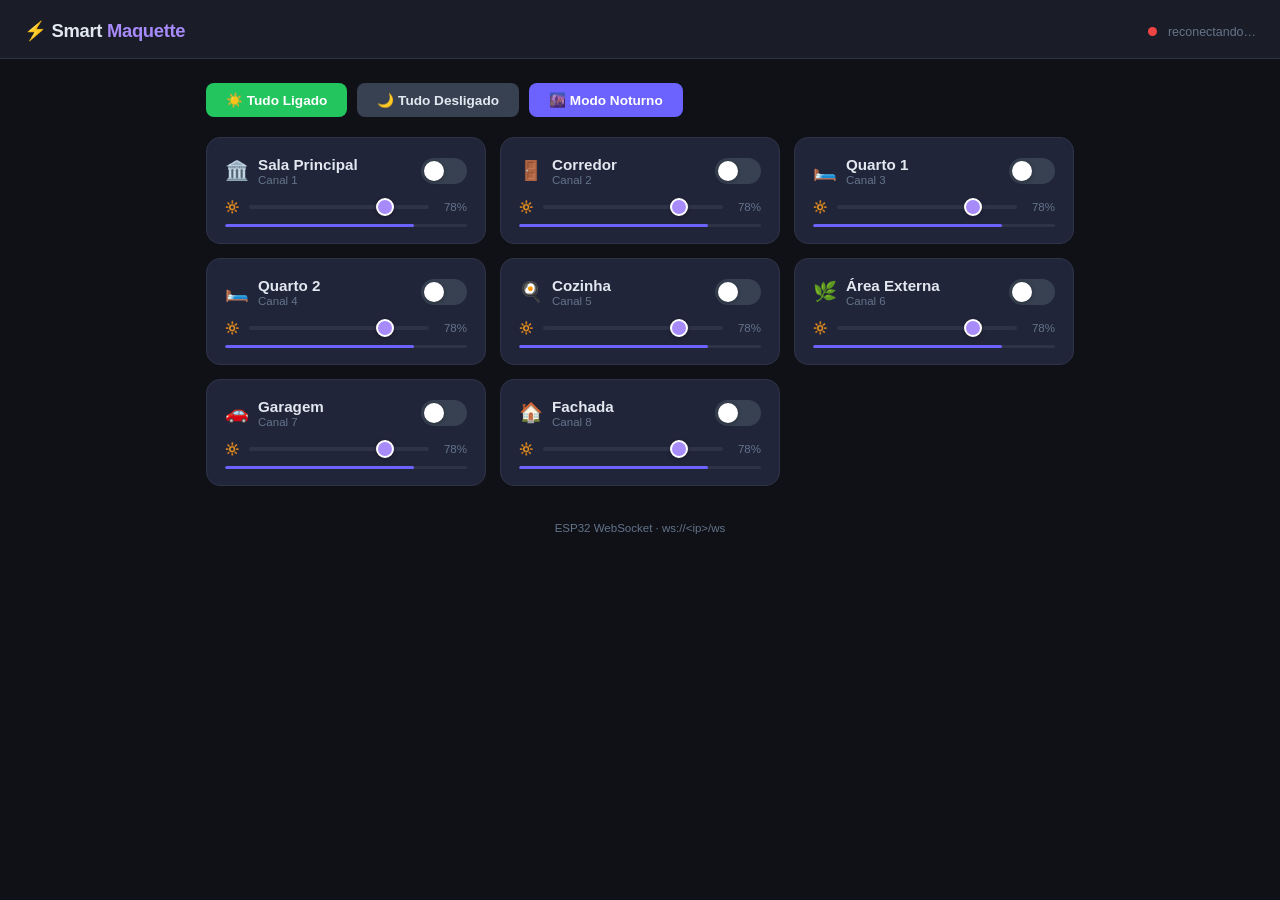
<file: maquettes/painel.html>
<!DOCTYPE html>
<html lang="pt-BR">
<head>
<meta charset="UTF-8">
<meta name="viewport" content="width=device-width, initial-scale=1.0, maximum-scale=1.0">
<title>Smart Maquette</title>
<style>
  :root {
    --bg:       #0f1117;
    --surface:  #1a1d27;
    --card:     #21253a;
    --border:   #2e3347;
    --accent:   #6c63ff;
    --accent2:  #a78bfa;
    --on:       #22c55e;
    --off:      #374151;
    --text:     #e2e8f0;
    --muted:    #64748b;
    --danger:   #ef4444;
    --radius:   14px;
    --radius-sm: 8px;
  }

  * { box-sizing: border-box; margin: 0; padding: 0; }

  body {
    font-family: -apple-system, BlinkMacSystemFont, 'Segoe UI', sans-serif;
    background: var(--bg);
    color: var(--text);
    min-height: 100vh;
    padding-bottom: 32px;
  }

  /* ── Header ── */
  header {
    background: var(--surface);
    border-bottom: 1px solid var(--border);
    padding: 20px 24px 16px;
    display: flex;
    align-items: center;
    justify-content: space-between;
    position: sticky;
    top: 0;
    z-index: 50;
  }
  header h1 {
    font-size: 1.15rem;
    font-weight: 700;
    letter-spacing: -.3px;
  }
  header h1 span { color: var(--accent2); }

  /* Connection dot */
  #conn-dot {
    width: 9px; height: 9px;
    border-radius: 50%;
    background: var(--danger);
    display: inline-block;
    margin-right: 7px;
    transition: background .4s;
  }
  #conn-dot.ok { background: var(--on); box-shadow: 0 0 6px var(--on); }
  #conn-label { font-size: 0.78rem; color: var(--muted); }

  /* ── Global actions ── */
  .global-bar {
    max-width: 900px;
    margin: 24px auto 0;
    padding: 0 16px;
    display: flex;
    gap: 10px;
    flex-wrap: wrap;
  }

  .btn {
    display: inline-flex;
    align-items: center;
    gap: 6px;
    padding: 9px 20px;
    border-radius: var(--radius-sm);
    font-size: 0.85rem;
    font-weight: 600;
    border: none;
    cursor: pointer;
    transition: opacity .15s, transform .1s;
  }
  .btn:active { transform: scale(.97); }
  .btn-on     { background: var(--on);     color: #fff; }
  .btn-off    { background: var(--off);    color: var(--text); }
  .btn-accent { background: var(--accent); color: #fff; }
  .btn:hover  { opacity: .85; }

  /* ── Grid ── */
  .grid {
    max-width: 900px;
    margin: 20px auto 0;
    padding: 0 16px;
    display: grid;
    grid-template-columns: repeat(auto-fill, minmax(260px, 1fr));
    gap: 14px;
  }

  /* ── Zone card ── */
  .zone {
    background: var(--card);
    border: 1px solid var(--border);
    border-radius: var(--radius);
    padding: 18px 18px 16px;
    transition: border-color .2s;
  }
  .zone.active {
    border-color: var(--accent);
    box-shadow: 0 0 0 1px var(--accent), 0 4px 20px rgba(108,99,255,.15);
  }

  .zone-top {
    display: flex;
    align-items: center;
    justify-content: space-between;
    margin-bottom: 14px;
  }

  .zone-name {
    display: flex;
    align-items: center;
    gap: 9px;
  }
  .zone-icon {
    font-size: 1.2rem;
    line-height: 1;
  }
  .zone-title {
    font-size: 0.95rem;
    font-weight: 600;
  }
  .zone-sub {
    font-size: 0.72rem;
    color: var(--muted);
    margin-top: 1px;
  }

  /* Toggle switch */
  .toggle {
    position: relative;
    width: 46px;
    height: 26px;
    flex-shrink: 0;
  }
  .toggle input { opacity: 0; width: 0; height: 0; }
  .toggle-track {
    position: absolute;
    inset: 0;
    background: var(--off);
    border-radius: 999px;
    cursor: pointer;
    transition: background .25s;
  }
  .toggle input:checked + .toggle-track { background: var(--on); }
  .toggle-track::after {
    content: '';
    position: absolute;
    left: 3px; top: 3px;
    width: 20px; height: 20px;
    background: #fff;
    border-radius: 50%;
    transition: transform .25s;
    box-shadow: 0 1px 4px rgba(0,0,0,.3);
  }
  .toggle input:checked + .toggle-track::after { transform: translateX(20px); }

  /* Brightness row */
  .brightness-row {
    display: flex;
    align-items: center;
    gap: 10px;
  }
  .brightness-label {
    font-size: 0.72rem;
    color: var(--muted);
    white-space: nowrap;
    min-width: 28px;
    text-align: right;
  }

  /* Slider */
  input[type=range] {
    -webkit-appearance: none;
    flex: 1;
    height: 4px;
    border-radius: 2px;
    background: var(--border);
    outline: none;
    cursor: pointer;
  }
  input[type=range]::-webkit-slider-thumb {
    -webkit-appearance: none;
    width: 18px; height: 18px;
    border-radius: 50%;
    background: var(--accent2);
    border: 2px solid #fff;
    box-shadow: 0 1px 4px rgba(0,0,0,.3);
    cursor: pointer;
    transition: background .15s;
  }
  input[type=range]::-webkit-slider-thumb:hover { background: var(--accent); }
  .zone.active input[type=range] {
    background: linear-gradient(to right, var(--accent) var(--pct, 0%), var(--border) var(--pct, 0%));
  }

  /* ── PWM readout bar ── */
  .pwm-bar-wrap {
    height: 3px;
    background: var(--border);
    border-radius: 2px;
    margin-top: 10px;
    overflow: hidden;
  }
  .pwm-bar {
    height: 100%;
    background: var(--accent);
    border-radius: 2px;
    transition: width .15s;
  }

  /* ── Footer ── */
  footer {
    text-align: center;
    font-size: 0.72rem;
    color: var(--muted);
    margin-top: 36px;
  }
</style>
</head>
<body>

<header>
  <h1>⚡ Smart <span>Maquette</span></h1>
  <div>
    <span id="conn-dot"></span>
    <span id="conn-label">desconectado</span>
  </div>
</header>

<!-- Global controls -->
<div class="global-bar">
  <button class="btn btn-on"  onclick="allOn()">☀️ Tudo Ligado</button>
  <button class="btn btn-off" onclick="allOff()">🌙 Tudo Desligado</button>
  <button class="btn btn-accent" onclick="sceneNight()">🌆 Modo Noturno</button>
</div>

<!-- Zone grid -->
<div class="grid" id="grid"></div>

<footer>ESP32 WebSocket · ws://&lt;ip&gt;/ws</footer>

<script>
// ── Zone definitions — edit names/icons to match your maquette ──
const ZONES = [
  { id: 1, name: 'Sala Principal',  icon: '🏛️' },
  { id: 2, name: 'Corredor',        icon: '🚪' },
  { id: 3, name: 'Quarto 1',        icon: '🛏️' },
  { id: 4, name: 'Quarto 2',        icon: '🛏️' },
  { id: 5, name: 'Cozinha',         icon: '🍳' },
  { id: 6, name: 'Área Externa',    icon: '🌿' },
  { id: 7, name: 'Garagem',         icon: '🚗' },
  { id: 8, name: 'Fachada',         icon: '🏠' },
];

// ── State ──
const state = {};
ZONES.forEach(z => { state[z.id] = { on: false, pwm: 200 }; });

// ── Build UI ──
const grid = document.getElementById('grid');
ZONES.forEach(z => {
  const card = document.createElement('div');
  card.className = 'zone';
  card.id = `zone-${z.id}`;
  card.innerHTML = `
    <div class="zone-top">
      <div class="zone-name">
        <span class="zone-icon">${z.icon}</span>
        <div>
          <div class="zone-title">${z.name}</div>
          <div class="zone-sub">Canal ${z.id}</div>
        </div>
      </div>
      <label class="toggle">
        <input type="checkbox" id="tog-${z.id}" onchange="toggleZone(${z.id})">
        <span class="toggle-track"></span>
      </label>
    </div>
    <div class="brightness-row">
      <span style="font-size:.72rem;color:var(--muted)">🔆</span>
      <input type="range" id="sldr-${z.id}" min="0" max="255" value="200"
             oninput="updatePWM(${z.id}, this.value)">
      <span class="brightness-label" id="pct-${z.id}">78%</span>
    </div>
    <div class="pwm-bar-wrap">
      <div class="pwm-bar" id="bar-${z.id}" style="width:78%"></div>
    </div>
  `;
  grid.appendChild(card);
});

// ── WebSocket ──
let ws;
const connDot   = document.getElementById('conn-dot');
const connLabel = document.getElementById('conn-label');

function connect() {
  const host = location.hostname || '192.168.1.100'; // fallback IP
  ws = new WebSocket(`ws://${host}/ws`);

  ws.onopen = () => {
    connDot.classList.add('ok');
    connLabel.textContent = 'conectado';
    ws.send(JSON.stringify({ cmd: 'getAll' })); // request full state on connect
  };

  ws.onclose = () => {
    connDot.classList.remove('ok');
    connLabel.textContent = 'reconectando…';
    setTimeout(connect, 2500);
  };

  ws.onerror = () => ws.close();

  ws.onmessage = (e) => {
    try {
      const msg = JSON.parse(e.data);
      // single channel update: { ch, on, pwm }
      if (msg.ch !== undefined) applyState(msg.ch, msg.on, msg.pwm);
      // full state dump: { all: [{ch,on,pwm}, …] }
      if (msg.all) msg.all.forEach(m => applyState(m.ch, m.on, m.pwm));
    } catch(_) {}
  };
}

function send(payload) {
  if (ws && ws.readyState === WebSocket.OPEN) ws.send(JSON.stringify(payload));
}

// ── Apply state to UI ──
function applyState(ch, on, pwm) {
  state[ch] = { on, pwm };
  const card  = document.getElementById(`zone-${ch}`);
  const tog   = document.getElementById(`tog-${ch}`);
  const sldr  = document.getElementById(`sldr-${ch}`);
  const bar   = document.getElementById(`bar-${ch}`);
  const pct   = document.getElementById(`pct-${ch}`);
  if (!card) return;

  tog.checked = on;
  sldr.value  = pwm;
  const p = Math.round(pwm / 255 * 100);
  bar.style.width = p + '%';
  pct.textContent = p + '%';
  sldr.style.setProperty('--pct', p + '%');
  card.classList.toggle('active', on);
}

// ── User actions ──
function toggleZone(ch) {
  const on = document.getElementById(`tog-${ch}`).checked;
  const pwm = state[ch].pwm;
  applyState(ch, on, pwm);
  send({ ch, on, pwm });
}

function updatePWM(ch, rawVal) {
  const pwm = parseInt(rawVal);
  const on  = state[ch].on;
  applyState(ch, on, pwm);
  send({ ch, on, pwm });
}

function allOn() {
  ZONES.forEach(z => {
    applyState(z.id, true, state[z.id].pwm);
    send({ ch: z.id, on: true, pwm: state[z.id].pwm });
  });
}

function allOff() {
  ZONES.forEach(z => {
    applyState(z.id, false, state[z.id].pwm);
    send({ ch: z.id, on: false, pwm: state[z.id].pwm });
  });
}

function sceneNight() {
  // fachada + área externa full, quartos em 30%, resto off
  const profile = { 1:0, 2:0, 3:77, 4:77, 5:0, 6:255, 7:0, 8:255 };
  ZONES.forEach(z => {
    const pwm = profile[z.id];
    const on  = pwm > 0;
    applyState(z.id, on, pwm || state[z.id].pwm);
    send({ ch: z.id, on, pwm: pwm || state[z.id].pwm });
  });
}

// ── Start ──
connect();
</script>
</body>
</html>
</file>
